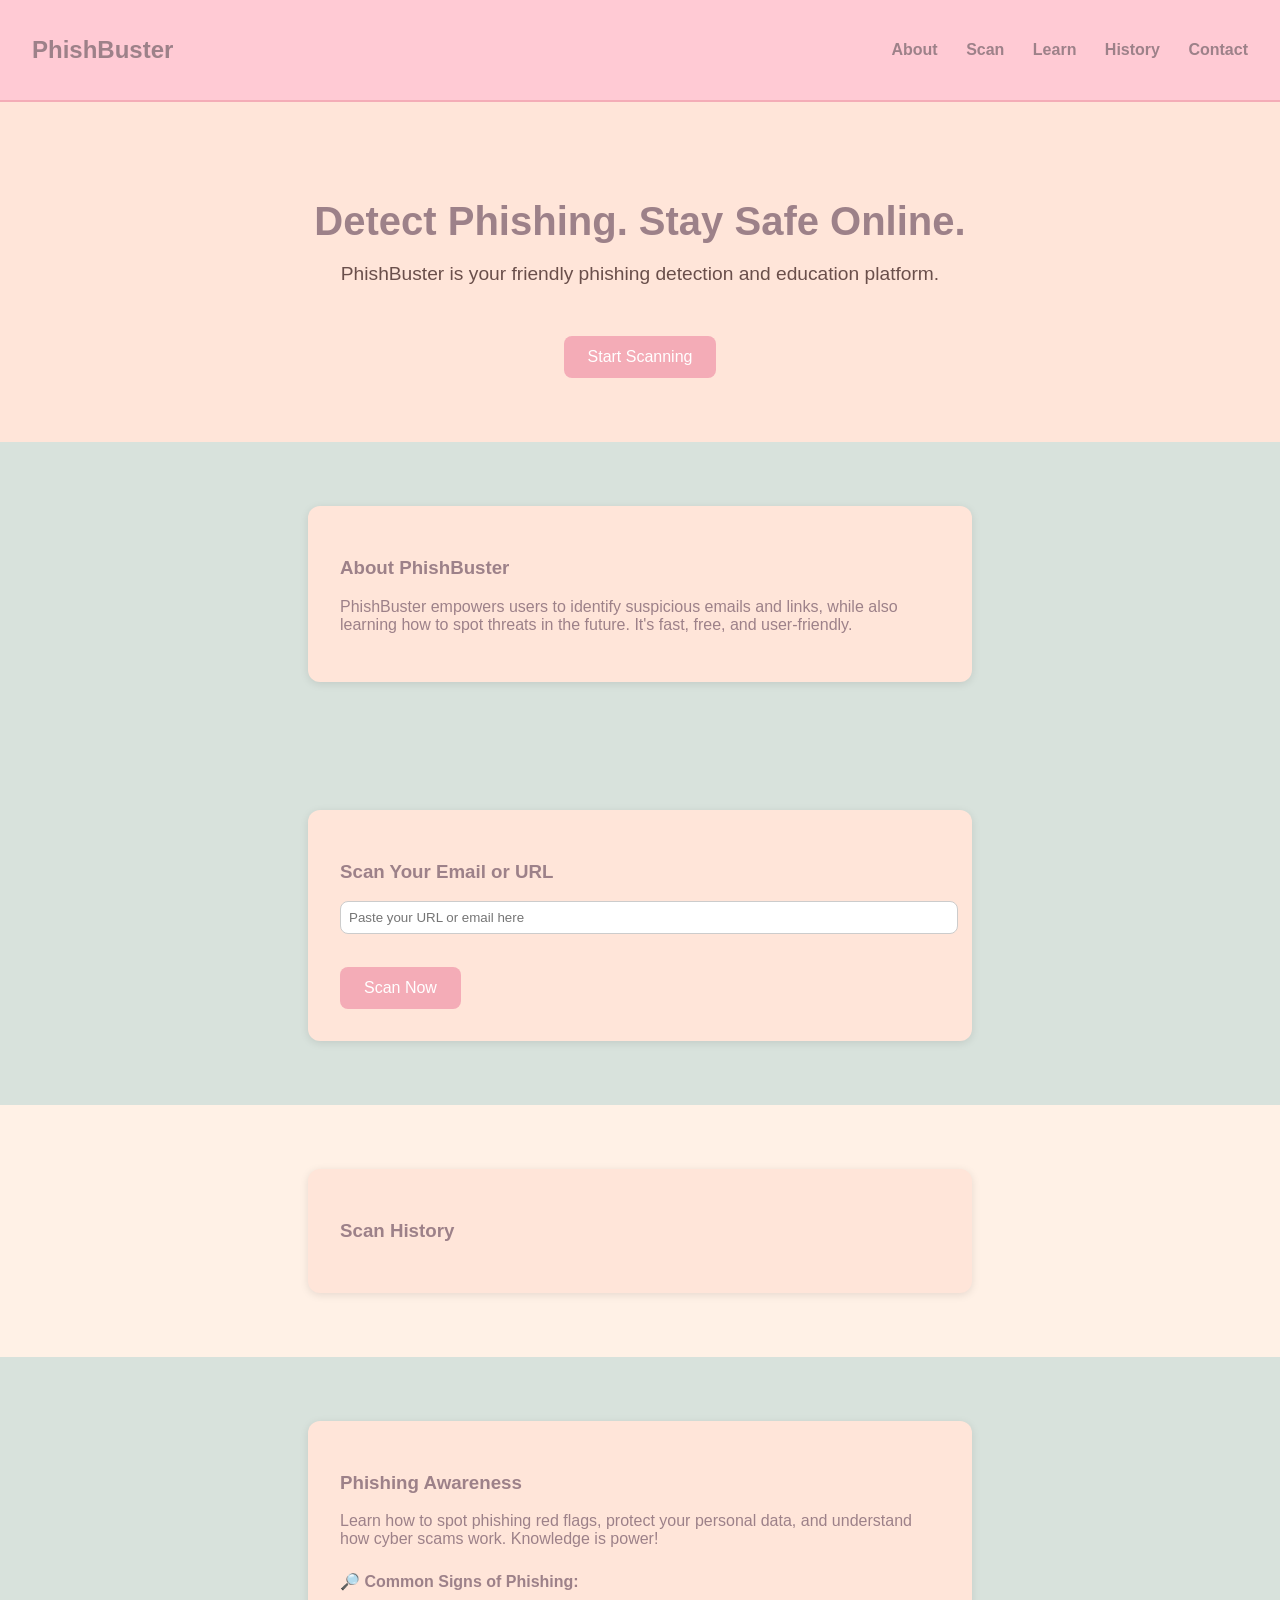
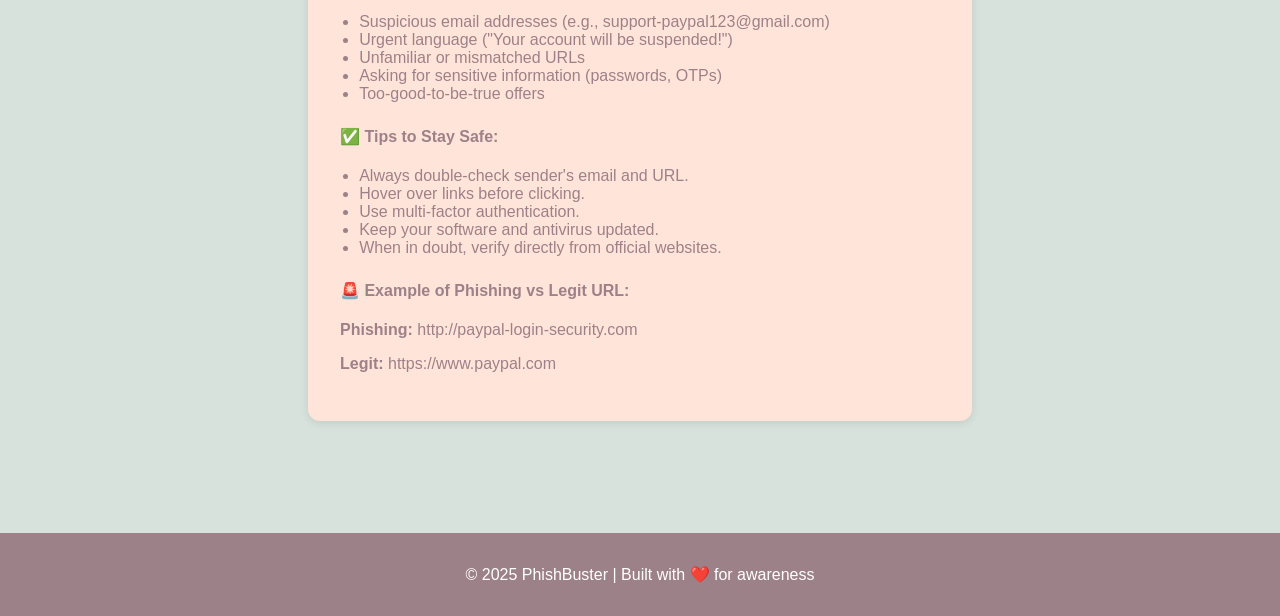
<file: Frontend/index.html>
<!DOCTYPE html>
<html lang="en">

<head>
  <meta charset="UTF-8" />
  <meta name="viewport" content="width=device-width, initial-scale=1.0" />
  <title>PhishBuster</title>
  <link rel="stylesheet" href="style.css" />
  <script defer src="script.js"></script>
</head>

<body>
  <header>
    <h2>PhishBuster</h2>
    <nav>
      <a href="#about">About</a>
      <a href="#scan">Scan</a>
      <a href="#awareness">Learn</a>
      <a href="#history">History</a>
      <a href="#contact">Contact</a>
    </nav>
  </header>

  <section class="hero">
    <h1>Detect Phishing. Stay Safe Online.</h1>
    <p>PhishBuster is your friendly phishing detection and education platform.</p>
    <button class="cta-button">Start Scanning</button>
  </section>

  <section class="section" id="about">
    <div class="card">
      <h3>About PhishBuster</h3>
      <p>
        PhishBuster empowers users to identify suspicious emails and links, while also learning how to spot threats in
        the future. It's fast, free, and user-friendly.
      </p>
    </div>
  </section>

  <section class="section" id="scan">
    <div class="card">
      <h3>Scan Your Email or URL</h3>
      <input id="urlInput" type="text" placeholder="Paste your URL or email here" style="width: 100%; padding: 0.5rem; border: 1px solid #ccc; border-radius: 8px;">
      <button id="scanButton" class="cta-button" style="margin-top: 1rem;">Scan Now</button>
      <p id="scanResult" style="margin-top: 1rem; font-weight: bold;"></p>

    </div>
  </section>

  <section class="section" id="history" style="background-color: #FFF1E6;">
    <div class="card">
      <h3>Scan History</h3>
      <ul id="historyList" style="padding-left: 1.2rem;">
        <!-- Scanned URLs will appear here -->
      </ul>
    </div>
  </section>

  <section class="section" id="awareness">
    <div class="card">
      <h3>Phishing Awareness</h3>
      <p>Learn how to spot phishing red flags, protect your personal data, and understand how cyber scams work. Knowledge is power!</p>

    <h4 style="margin-top: 1.5rem;">🔎 Common Signs of Phishing:</h4>
    <ul style="padding-left: 1.2rem;">
      <li>Suspicious email addresses (e.g., support-paypal123@gmail.com)</li>
      <li>Urgent language ("Your account will be suspended!")</li>
      <li>Unfamiliar or mismatched URLs</li>
      <li>Asking for sensitive information (passwords, OTPs)</li>
      <li>Too-good-to-be-true offers</li>
    </ul>

    <h4 style="margin-top: 1.5rem;">✅ Tips to Stay Safe:</h4>
    <ul style="padding-left: 1.2rem;">
      <li>Always double-check sender's email and URL.</li>
      <li>Hover over links before clicking.</li>
      <li>Use multi-factor authentication.</li>
      <li>Keep your software and antivirus updated.</li>
      <li>When in doubt, verify directly from official websites.</li>
    </ul>

    <h4 style="margin-top: 1.5rem;">🚨 Example of Phishing vs Legit URL:</h4>
    <p><strong>Phishing:</strong> http://paypal-login-security.com</p>
    <p><strong>Legit:</strong> https://www.paypal.com</p>

    </div>
  </section>

  <footer>
    <p>© 2025 PhishBuster | Built with ❤️ for awareness</p>
  </footer>
</body>

</html>
</file>
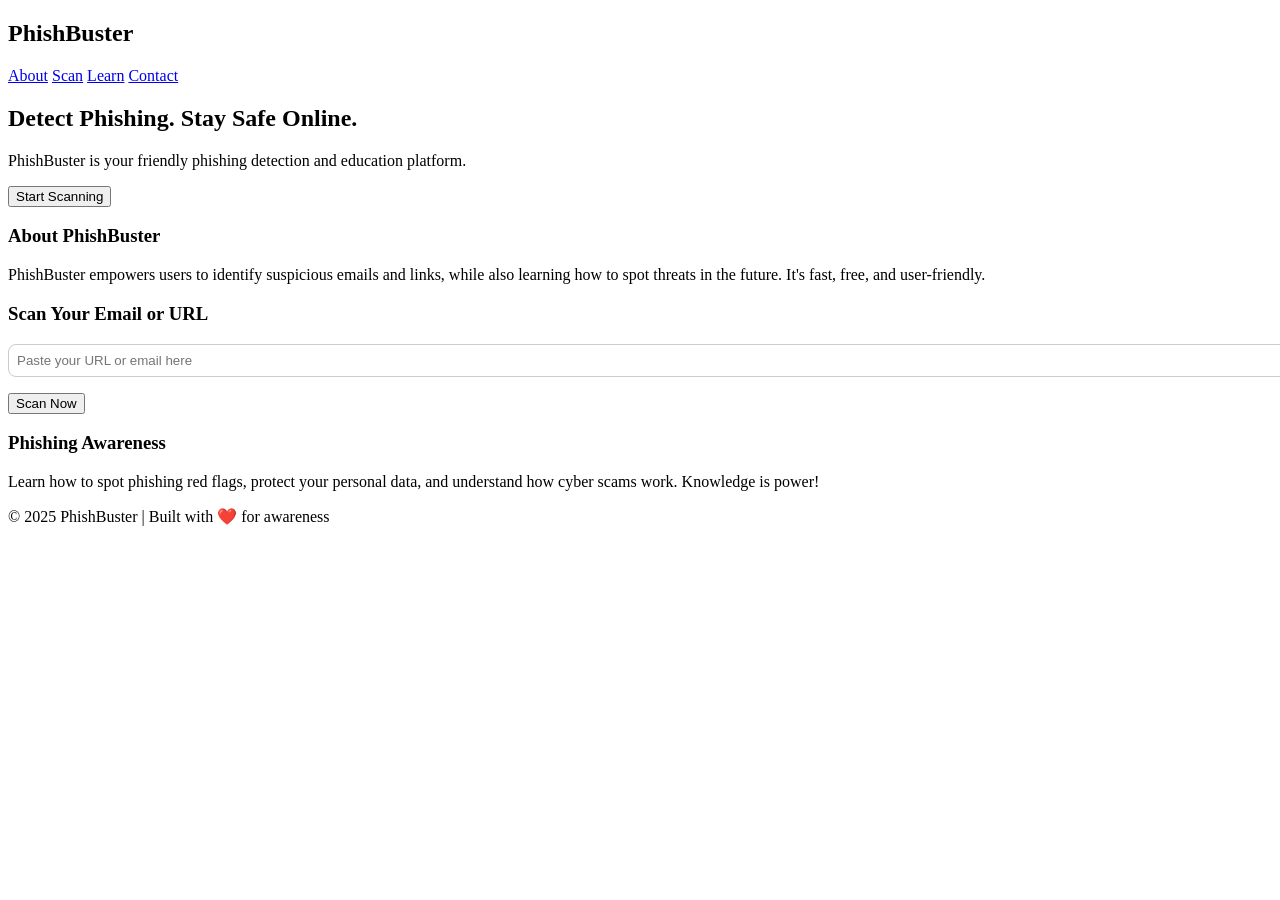
<file: Frontend/new_index.html>
<!DOCTYPE html>
<html lang="en">
<head>
  <meta charset="UTF-8" />
  <meta name="viewport" content="width=device-width, initial-scale=1.0"/>
  <title>PhishBuster - Phishing Detection</title>
</head>
<body>
  <header>
    <h2>PhishBuster</h2>
    <nav>
      <a href="#about">About</a>
      <a href="#scan">Scan</a>
      <a href="#awareness">Learn</a>
      <a href="#contact">Contact</a>
    </nav>
  </header>

  <section class="hero">
    <h1>Detect Phishing. Stay Safe Online.</h1>
    <p>PhishBuster is your friendly phishing detection and education platform.</p>
    <button class="cta-button">Start Scanning</button>
  </section>

  <section class="section" id="about">
    <div class="card">
      <h3>About PhishBuster</h3>
      <p>
        PhishBuster empowers users to identify suspicious emails and links, while also learning how to spot threats in the future. It's fast, free, and user-friendly.
      </p>
    </div>
  </section>

  <section class="section" id="scan">
    <div class="card">
      <h3>Scan Your Email or URL</h3>
      <input type="text" placeholder="Paste your URL or email here" style="width: 100%; padding: 0.5rem; border: 1px solid #ccc; border-radius: 8px;">
      <button class="cta-button" style="margin-top: 1rem;">Scan Now</button>
    </div>
  </section>

  <section class="section" id="awareness">
    <div class="card">
      <h3>Phishing Awareness</h3>
      <p>
        Learn how to spot phishing red flags, protect your personal data, and understand how cyber scams work. Knowledge is power!
      </p>
    </div>
  </section>

  <footer>
    <p>© 2025 PhishBuster | Built with ❤️ for awareness</p>
  </footer>
</body>
</html>
</file>
<file: Frontend/style.css>
body {
  margin: 0;
  font-family: 'Segoe UI', sans-serif;
  background-color: #D8E2DC;
  color: #9D8189;
}

header {
  background-color: #FFCAD4;
  padding: 1rem 2rem;
  display: flex;
  justify-content: space-between;
  align-items: center;
  border-bottom: 2px solid #F4ACB7;
}

nav a {
  margin-left: 1.5rem;
  text-decoration: none;
  color: #9D8189;
  font-weight: bold;
  transition: background-color 0.3s, color 0.3s;
}

nav a:hover {
  color: #fff;
  background-color: #F4ACB7;
  padding: 0.3rem 0.7rem;
  border-radius: 6px;
}

.hero {
  text-align: center;
  padding: 4rem 2rem;
  background-color: #FFE5D9;
}

.hero h1 {
  font-size: 2.5rem;
  margin-bottom: 1rem;
}

.hero p {
  font-size: 1.2rem;
  color: #6a4f4b;
}

.cta-button {
  margin-top: 2rem;
  padding: 0.75rem 1.5rem;
  background-color: #F4ACB7;
  border: none;
  border-radius: 8px;
  color: white;
  font-size: 1rem;
  cursor: pointer;
  transition: background-color 0.3s;
}

.cta-button:hover {
  background-color: #f191a1;
}

.section {
  padding: 3rem 2rem;
  background-color: #D8E2DC;
}

.card {
  background-color: #FFE5D9;
  padding: 2rem;
  border-radius: 12px;
  margin: 1rem auto;
  max-width: 600px;
  box-shadow: 0 2px 8px rgba(0, 0, 0, 0.1);
}

footer {
  background-color: #9D8189;
  color: white;
  text-align: center;
  padding: 1rem 2rem;
  margin-top: 3rem;
}

#scanResult {
  margin-top: 1rem;
  padding: 0.8rem 1rem;
  border-radius: 8px;
  font-size: 1.1rem;
  display: inline-block;
}
</file>
